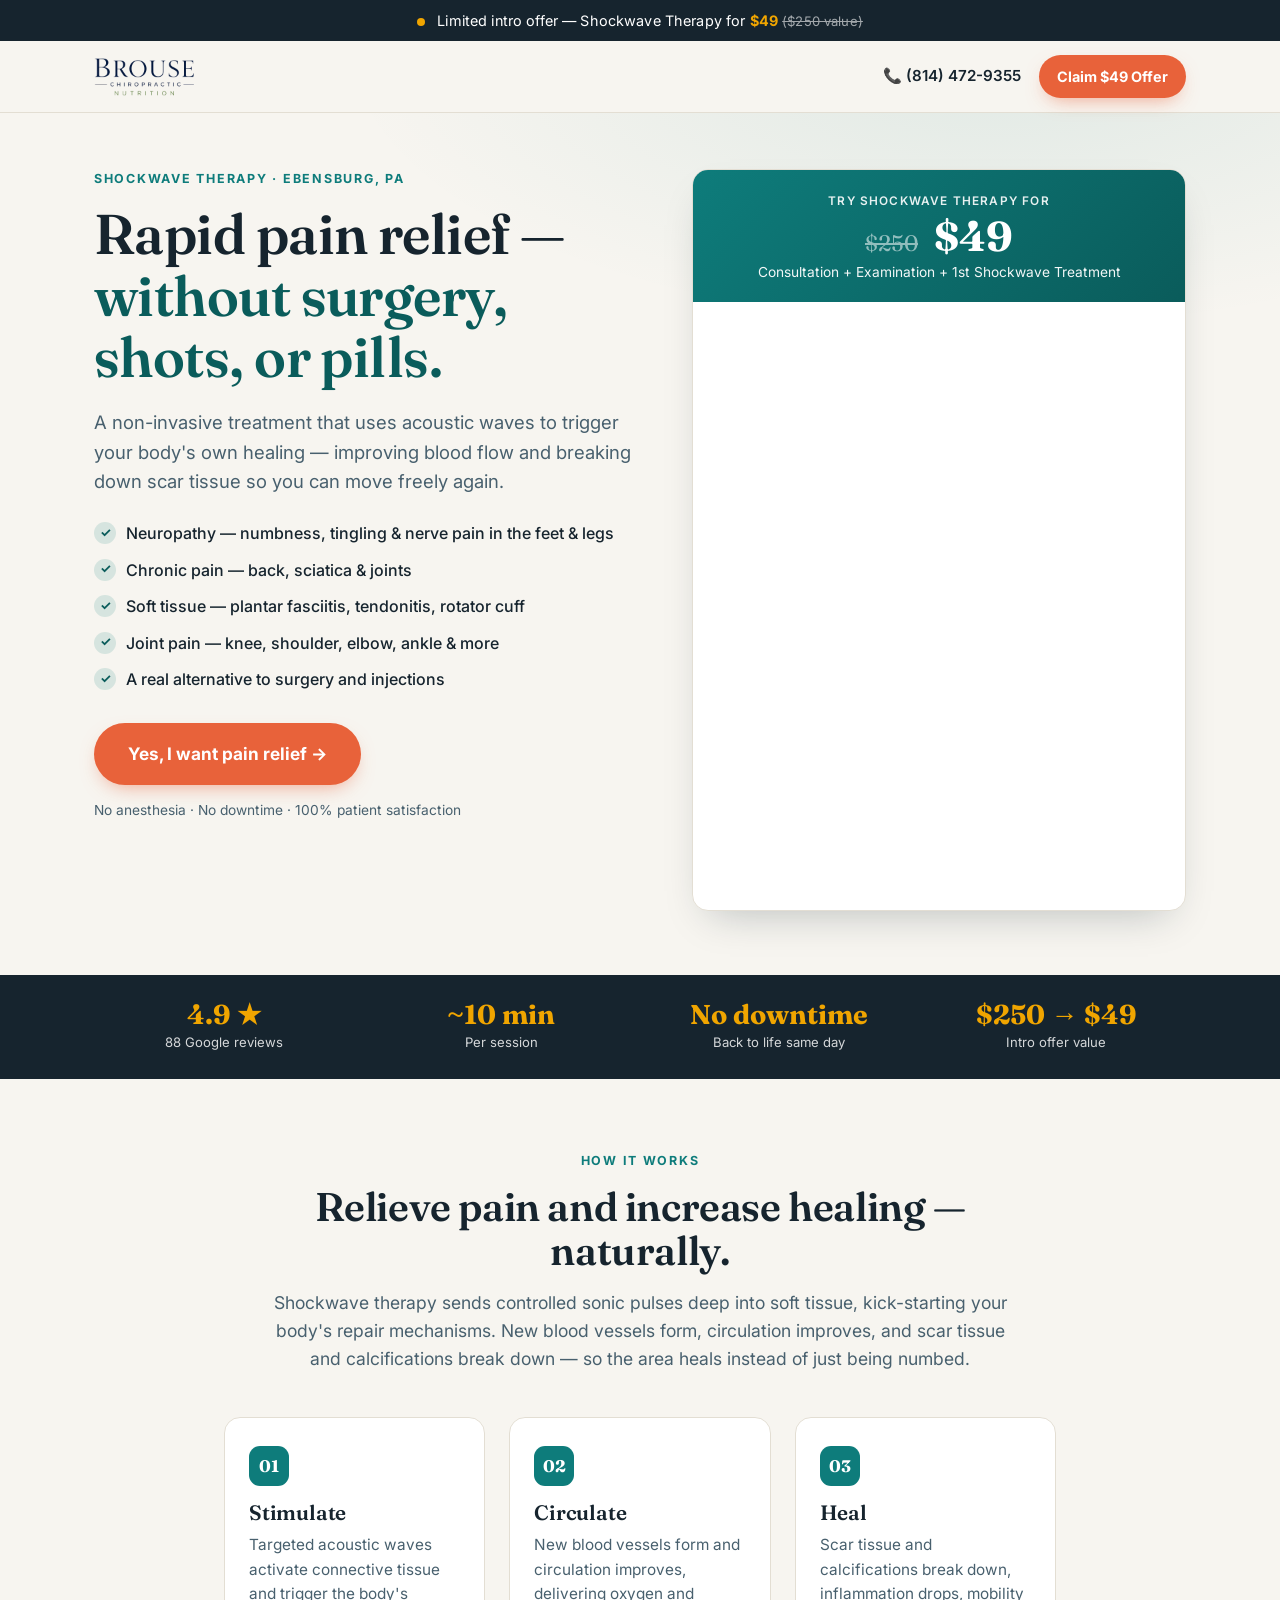
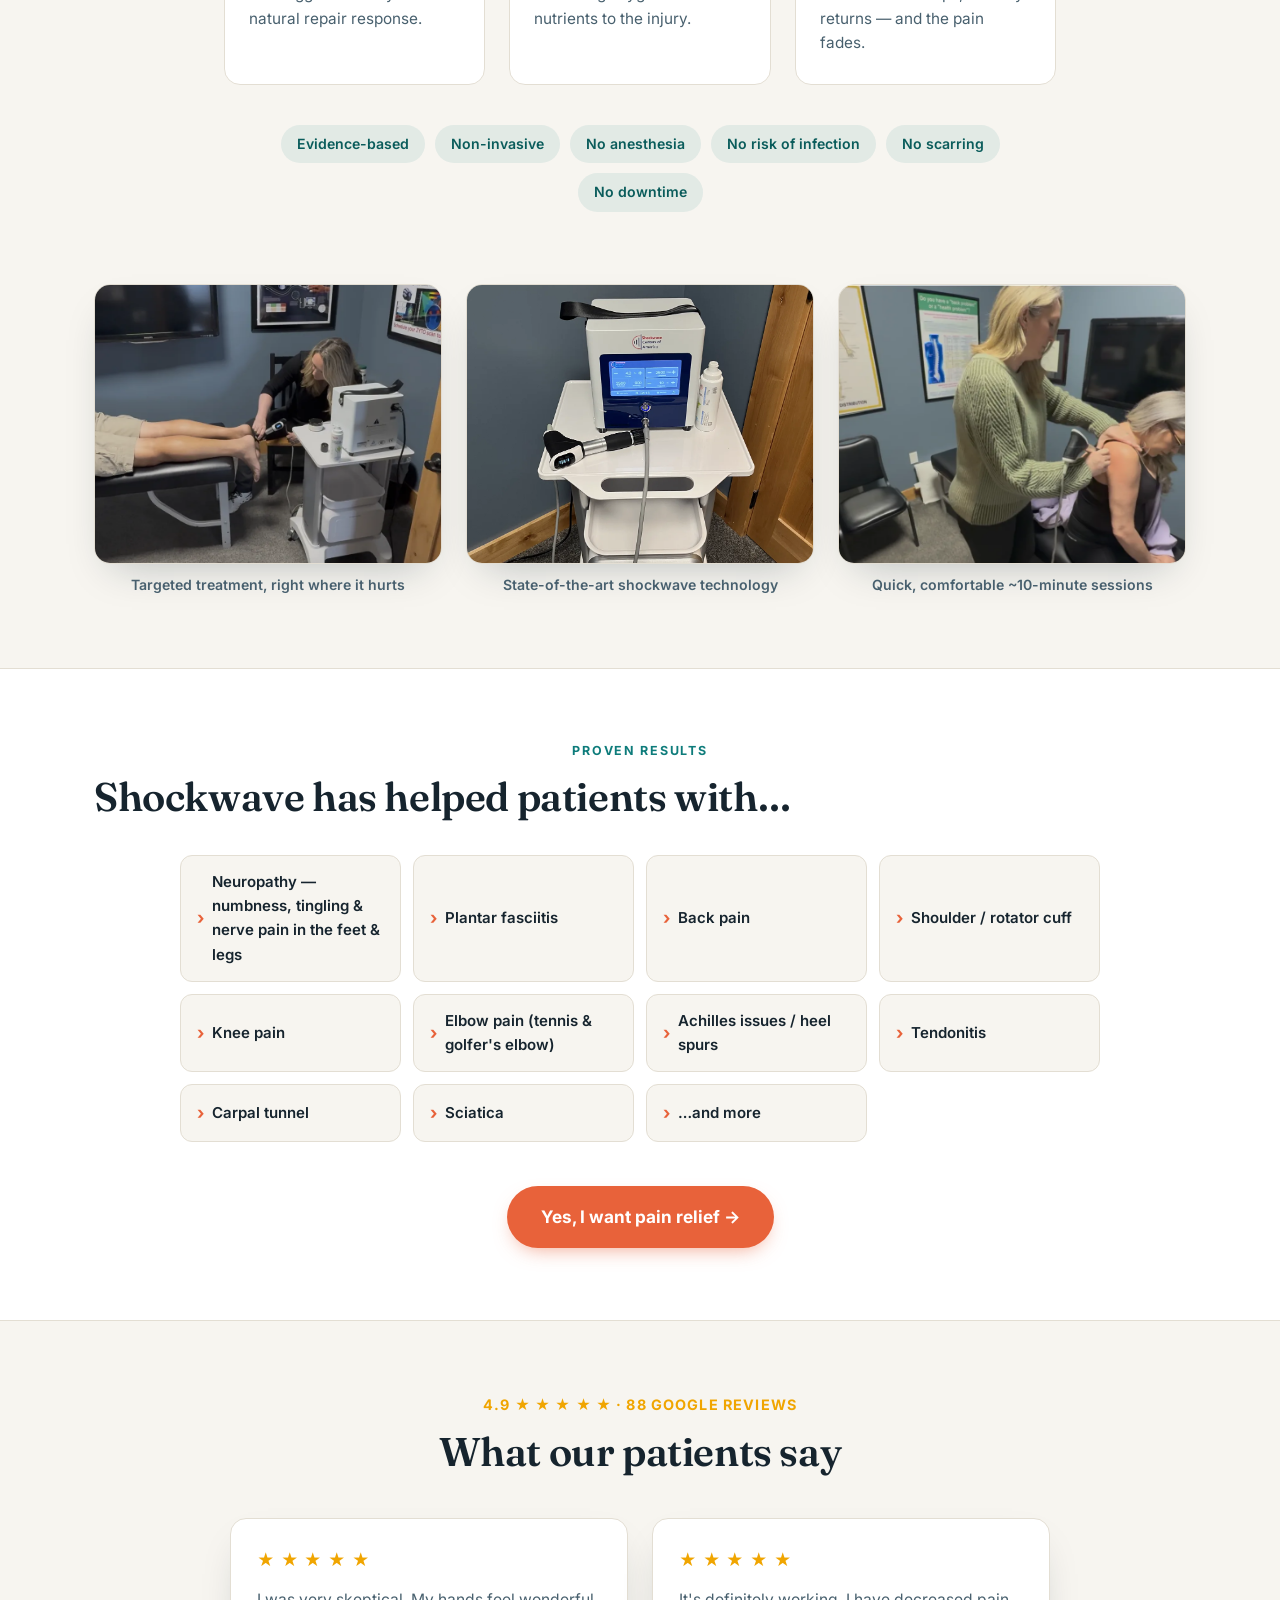
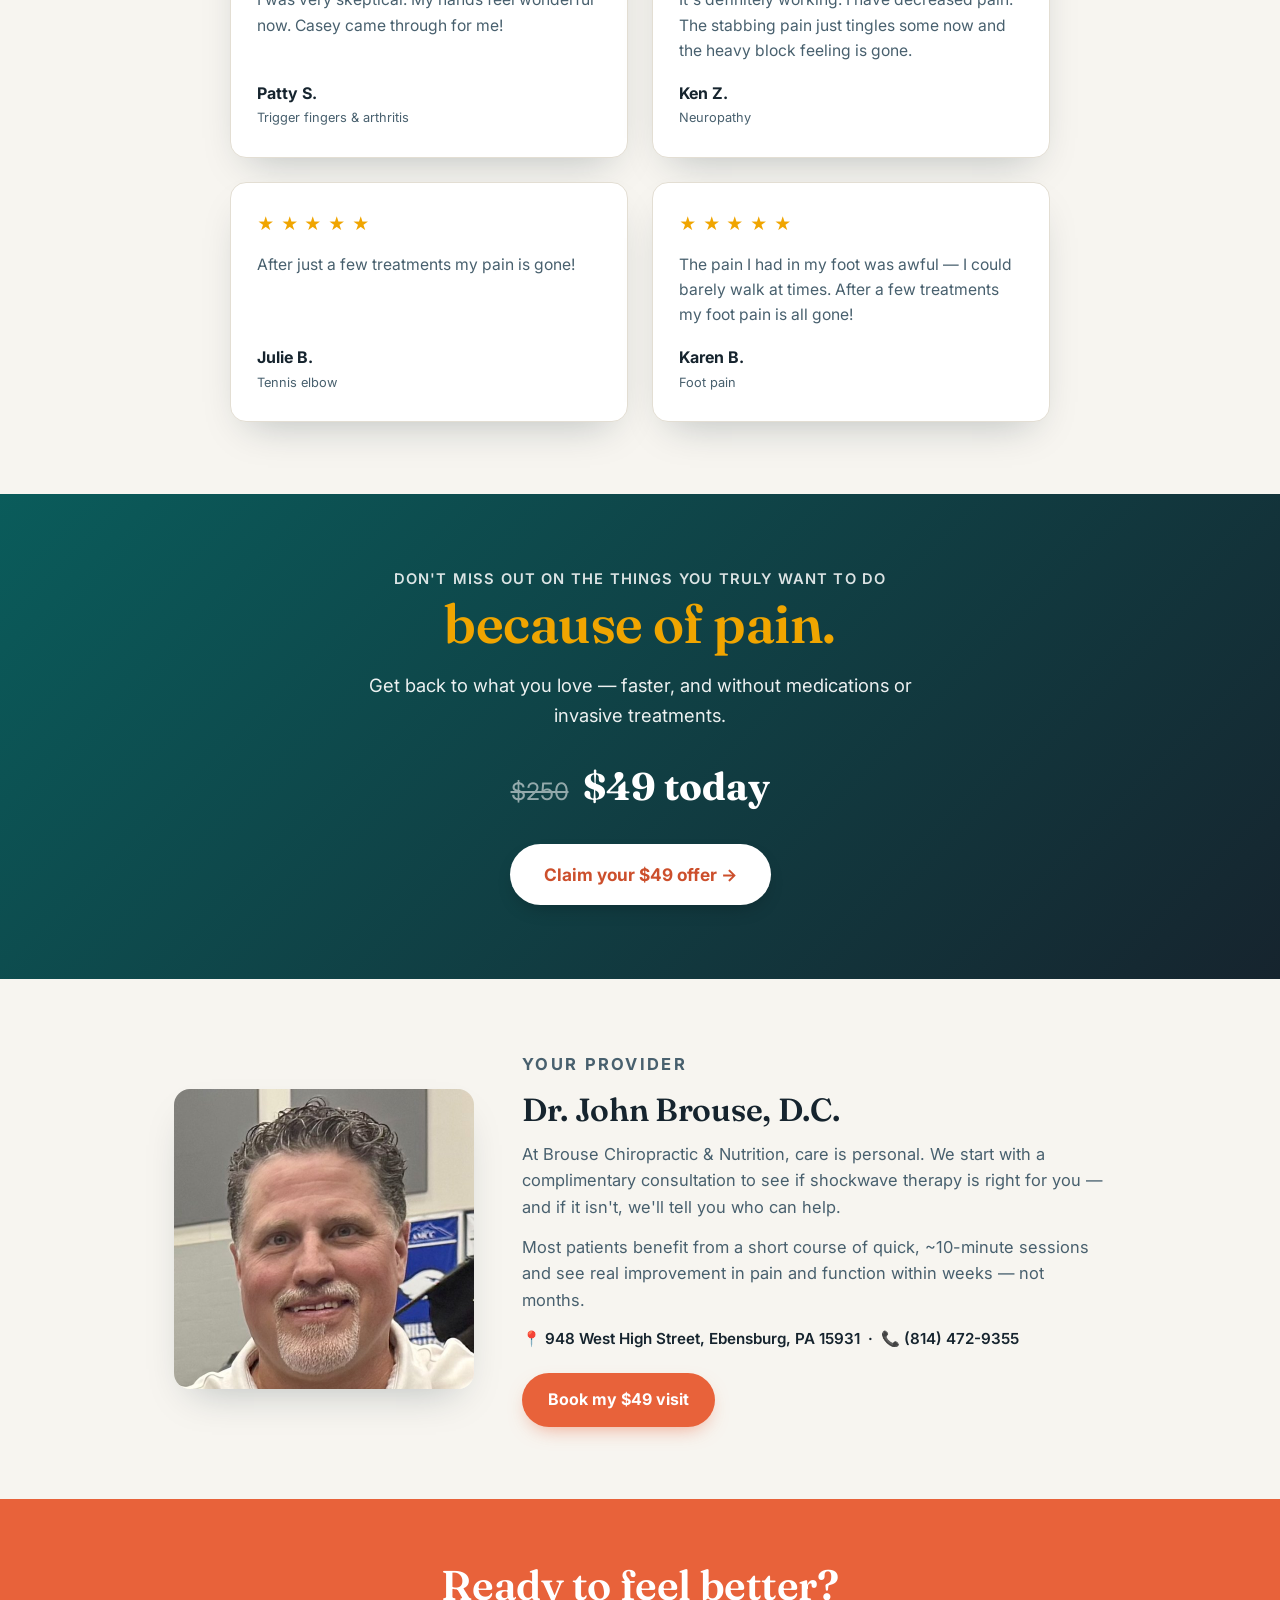
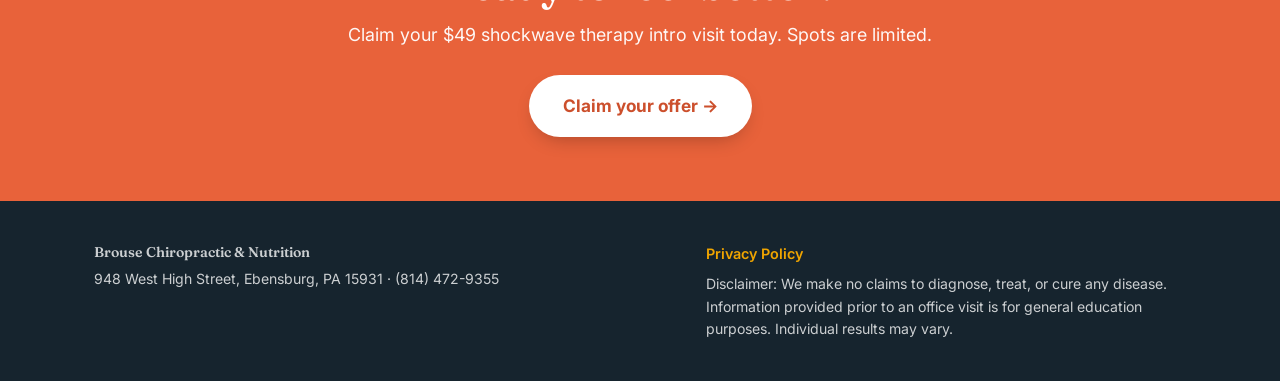
<file: index.html>
<!DOCTYPE html>
<html lang="en">
<head>
<meta charset="UTF-8">
<meta name="viewport" content="width=device-width, initial-scale=1.0">
<title>Shockwave Therapy in Ebensburg — Brouse Chiropractic &amp; Nutrition | $49 Intro Offer</title>
<meta name="description" content="Non-invasive shockwave therapy for chronic pain, plantar fasciitis, neuropathy and joint pain in Ebensburg, PA. Try it for $49 — consultation, examination and 1st treatment.">
<meta property="og:title" content="Shockwave Therapy — $49 Intro Offer | Brouse Chiropractic &amp; Nutrition">
<meta property="og:description" content="Rapid, drug-free pain relief. 100% patient satisfaction. Claim your $49 visit in Ebensburg, PA.">
<link rel="preconnect" href="https://fonts.googleapis.com">
<link rel="preconnect" href="https://fonts.gstatic.com" crossorigin>
<link href="https://fonts.googleapis.com/css2?family=Fraunces:opsz,wght@9..144,400;9..144,500;9..144,600;9..144,700&family=Inter:wght@400;500;600;700&display=swap" rel="stylesheet">
<link rel="stylesheet" href="styles.css">

<!-- Meta Pixel Code -->
<script>
!function(f,b,e,v,n,t,s)
{if(f.fbq)return;n=f.fbq=function(){n.callMethod?
n.callMethod.apply(n,arguments):n.queue.push(arguments)};
if(!f._fbq)f._fbq=n;n.push=n;n.loaded=!0;n.version='2.0';
n.queue=[];t=b.createElement(e);t.async=!0;
t.src=v;s=b.getElementsByTagName(e)[0];
s.parentNode.insertBefore(t,s)}(window, document,'script',
'https://connect.facebook.net/en_US/fbevents.js');
fbq('init', '1047254641046257');
fbq('track', 'PageView');
</script>
<noscript><img height="1" width="1" style="display:none"
src="https://www.facebook.com/tr?id=1047254641046257&ev=PageView&noscript=1"
/></noscript>
<!-- End Meta Pixel Code -->
</head>
<body>

<div class="topbar">
  <span class="topbar__pulse"></span>
  Limited intro offer — Shockwave Therapy for <strong>$49</strong> <span class="topbar__strike">($250 value)</span>
</div>

<header class="header" id="top">
  <div class="wrap header__inner">
    <a href="#top" class="brand">
      <img class="brand__logo" src="images/logo.webp" alt="Brouse Chiropractic &amp; Nutrition" width="600" height="252">
    </a>
    <div class="header__right">
      <a href="tel:8144729355" class="header__phone">📞 (814) 472-9355</a>
      <a href="#offer" class="btn btn--sm">Claim $49 Offer</a>
    </div>
  </div>
</header>

<section class="hero">
  <div class="wrap hero__grid">
    <div class="hero__copy">
      <p class="eyebrow">Shockwave Therapy &middot; Ebensburg, PA</p>
      <h1>Rapid pain relief — <span class="hl">without surgery, shots, or pills.</span></h1>
      <p class="lede">A non-invasive treatment that uses acoustic waves to trigger your body's own healing — improving blood flow and breaking down scar tissue so you can move freely again.</p>
      <ul class="checklist">
        <li>Neuropathy — numbness, tingling &amp; nerve pain in the feet &amp; legs</li>
        <li>Chronic pain — back, sciatica &amp; joints</li>
        <li>Soft tissue — plantar fasciitis, tendonitis, rotator cuff</li>
        <li>Joint pain — knee, shoulder, elbow, ankle &amp; more</li>
        <li>A real alternative to surgery and injections</li>
      </ul>
      <a href="#offer" class="btn btn--lg">Yes, I want pain relief →</a>
      <p class="microtrust">No anesthesia · No downtime · 100% patient satisfaction</p>
    </div>

    <div class="offercard" id="offer">
      <div class="offercard__head">
        <p class="offercard__kicker">Try shockwave therapy for</p>
        <p class="offercard__price"><span class="offercard__strike">$250</span> $49</p>
        <p class="offercard__incl">Consultation + Examination + 1st Shockwave Treatment</p>
      </div>
      <iframe
          src="https://api.leadconnectorhq.com/widget/form/rYRDd4ChCmLqDiF2nn2Q"
          style="width:100%;height:600px;border:none;border-radius:8px"
          id="inline-rYRDd4ChCmLqDiF2nn2Q"
          data-layout="{'id':'INLINE'}"
          data-trigger-type="alwaysShow"
          data-trigger-value=""
          data-activation-type="alwaysActivated"
          data-activation-value=""
          data-deactivation-type="neverDeactivate"
          data-deactivation-value=""
          data-form-name="Shockwave therapy"
          data-height="555"
          data-layout-iframe-id="inline-rYRDd4ChCmLqDiF2nn2Q"
          data-form-id="rYRDd4ChCmLqDiF2nn2Q"
          title="Shockwave therapy">
      </iframe>
    </div>
  </div>
</section>

<section class="trustbar">
  <div class="wrap trustbar__grid">
    <div class="trustbar__item"><strong>4.9 ★</strong><span>88 Google reviews</span></div>
    <div class="trustbar__item"><strong>~10 min</strong><span>Per session</span></div>
    <div class="trustbar__item"><strong>No downtime</strong><span>Back to life same day</span></div>
    <div class="trustbar__item"><strong>$250 → $49</strong><span>Intro offer value</span></div>
  </div>
</section>

<section class="section">
  <div class="wrap section__narrow">
    <p class="eyebrow eyebrow--center">How it works</p>
    <h2 class="section__title">Relieve pain and increase healing — naturally.</h2>
    <p class="section__intro">Shockwave therapy sends controlled sonic pulses deep into soft tissue, kick-starting your body's repair mechanisms. New blood vessels form, circulation improves, and scar tissue and calcifications break down — so the area heals instead of just being numbed.</p>

    <div class="steps">
      <div class="step">
        <span class="step__num">01</span>
        <h3>Stimulate</h3>
        <p>Targeted acoustic waves activate connective tissue and trigger the body's natural repair response.</p>
      </div>
      <div class="step">
        <span class="step__num">02</span>
        <h3>Circulate</h3>
        <p>New blood vessels form and circulation improves, delivering oxygen and nutrients to the injury.</p>
      </div>
      <div class="step">
        <span class="step__num">03</span>
        <h3>Heal</h3>
        <p>Scar tissue and calcifications break down, inflammation drops, mobility returns — and the pain fades.</p>
      </div>
    </div>

    <ul class="benefits">
      <li>Evidence-based</li>
      <li>Non-invasive</li>
      <li>No anesthesia</li>
      <li>No risk of infection</li>
      <li>No scarring</li>
      <li>No downtime</li>
    </ul>
  </div>
</section>

<section class="gallery" aria-label="Shockwave therapy in action">
  <div class="wrap gallery__grid">
    <figure class="gallery__item">
      <img src="images/shockwave-image-2.webp" alt="Shockwave therapy session at Brouse Chiropractic" loading="lazy">
      <figcaption>Targeted treatment, right where it hurts</figcaption>
    </figure>
    <figure class="gallery__item">
      <img src="images/shockwave-machine-1.webp" alt="State-of-the-art shockwave therapy machine" loading="lazy">
      <figcaption>State-of-the-art shockwave technology</figcaption>
    </figure>
    <figure class="gallery__item">
      <img src="images/shockwave-treatment-3.webp" alt="Patient receiving shockwave therapy treatment" loading="lazy">
      <figcaption>Quick, comfortable ~10-minute sessions</figcaption>
    </figure>
  </div>
</section>

<section class="section section--alt">
  <div class="wrap">
    <p class="eyebrow eyebrow--center">Proven results</p>
    <h2 class="section__title">Shockwave has helped patients with…</h2>
    <ul class="conditions">
      <li>Neuropathy — numbness, tingling &amp; nerve pain in the feet &amp; legs</li>
      <li>Plantar fasciitis</li>
      <li>Back pain</li>
      <li>Shoulder / rotator cuff</li>
      <li>Knee pain</li>
      <li>Elbow pain (tennis &amp; golfer's elbow)</li>
      <li>Achilles issues / heel spurs</li>
      <li>Tendonitis</li>
      <li>Carpal tunnel</li>
      <li>Sciatica</li>
      <li>…and more</li>
    </ul>
    <div class="section__cta">
      <a href="#offer" class="btn btn--lg">Yes, I want pain relief →</a>
    </div>
  </div>
</section>

<section class="section reviews">
  <div class="wrap">
    <p class="eyebrow eyebrow--center reviews__eyebrow">4.9 ★ ★ ★ ★ ★ &middot; 88 Google reviews</p>
    <h2 class="section__title reviews__title">What our patients say</h2>
    <div class="reviews__grid">
      <article class="reviewcard">
        <div class="reviewcard__stars" aria-label="5 out of 5 stars">★ ★ ★ ★ ★</div>
        <p class="reviewcard__text">I was very skeptical. My hands feel wonderful now. Casey came through for me!</p>
        <p class="reviewcard__name">Patty S.</p>
        <p class="reviewcard__source">Trigger fingers &amp; arthritis</p>
      </article>
      <article class="reviewcard">
        <div class="reviewcard__stars" aria-label="5 out of 5 stars">★ ★ ★ ★ ★</div>
        <p class="reviewcard__text">It's definitely working. I have decreased pain. The stabbing pain just tingles some now and the heavy block feeling is gone.</p>
        <p class="reviewcard__name">Ken Z.</p>
        <p class="reviewcard__source">Neuropathy</p>
      </article>
      <article class="reviewcard">
        <div class="reviewcard__stars" aria-label="5 out of 5 stars">★ ★ ★ ★ ★</div>
        <p class="reviewcard__text">After just a few treatments my pain is gone!</p>
        <p class="reviewcard__name">Julie B.</p>
        <p class="reviewcard__source">Tennis elbow</p>
      </article>
      <article class="reviewcard">
        <div class="reviewcard__stars" aria-label="5 out of 5 stars">★ ★ ★ ★ ★</div>
        <p class="reviewcard__text">The pain I had in my foot was awful — I could barely walk at times. After a few treatments my foot pain is all gone!</p>
        <p class="reviewcard__name">Karen B.</p>
        <p class="reviewcard__source">Foot pain</p>
      </article>
    </div>
  </div>
</section>

<section class="band">
  <div class="wrap band__inner">
    <p class="band__small">Don't miss out on the things you truly want to do</p>
    <h2 class="band__big">because of pain.</h2>
    <p class="band__sub">Get back to what you love — faster, and without medications or invasive treatments.</p>
    <div class="band__price">
      <span class="band__was">$250</span>
      <span class="band__now">$49 today</span>
    </div>
    <a href="#offer" class="btn btn--lg btn--light">Claim your $49 offer →</a>
  </div>
</section>

<section class="section">
  <div class="wrap doctor">
    <div class="doctor__photo">
      <img src="images/doctor.jpg" alt="Dr. John Brouse, D.C. — Brouse Chiropractic &amp; Nutrition" loading="lazy">
    </div>
    <div class="doctor__copy">
      <p class="eyebrow">Your provider</p>
      <h2>Dr. John Brouse, D.C.</h2>
      <p>At Brouse Chiropractic &amp; Nutrition, care is personal. We start with a complimentary consultation to see if shockwave therapy is right for you — and if it isn't, we'll tell you who can help.</p>
      <p>Most patients benefit from a short course of quick, ~10-minute sessions and see real improvement in pain and function within weeks — not months.</p>
      <p class="doctor__loc">📍 948 West High Street, Ebensburg, PA 15931 &nbsp;·&nbsp; 📞 (814) 472-9355</p>
      <a href="#offer" class="btn">Book my $49 visit</a>
    </div>
  </div>
</section>

<section class="finalcta">
  <div class="wrap finalcta__inner">
    <h2>Ready to feel better?</h2>
    <p>Claim your $49 shockwave therapy intro visit today. Spots are limited.</p>
    <a href="#offer" class="btn btn--lg btn--light">Claim your offer →</a>
  </div>
</section>

<footer class="footer">
  <div class="wrap footer__inner">
    <div>
      <p class="footer__brand">Brouse Chiropractic &amp; Nutrition</p>
      <p>948 West High Street, Ebensburg, PA 15931 · (814) 472-9355</p>
    </div>
    <div class="footer__meta">
      <a href="https://www.socialadjustment.marketing/privacy-policy">Privacy Policy</a>
      <p>Disclaimer: We make no claims to diagnose, treat, or cure any disease. Information provided prior to an office visit is for general education purposes. Individual results may vary.</p>
    </div>
  </div>
</footer>

<script src="main.js"></script>
<script src="https://link.msgsndr.com/js/form_embed.js"></script>
</body>
</html>
</file>
<file: styles.css>
/* ===== Brouse Chiropractic & Nutrition — Shockwave Landing ===== */
:root{
  --ink:#16242e;          /* deep slate */
  --ink-soft:#48606e;
  --paper:#f7f5f0;        /* warm off-white */
  --card:#ffffff;
  --teal:#0e7c7b;         /* primary accent — clinical, calm */
  --teal-dk:#0a5c5b;
  --coral:#e8623a;        /* CTA / urgency accent */
  --coral-dk:#cc4f2c;
  --line:#e3ded3;
  --gold:#f0a500;
  --radius:16px;
  --shadow:0 18px 40px -18px rgba(16,36,46,.28);
  --maxw:1140px;
}
*{box-sizing:border-box;margin:0;padding:0}
html{scroll-behavior:smooth}
body{
  font-family:'Inter',system-ui,sans-serif;
  color:var(--ink);background:var(--paper);
  line-height:1.6;-webkit-font-smoothing:antialiased;
}
.wrap{max-width:var(--maxw);margin:0 auto;padding:0 24px}
h1,h2,h3{font-family:'Fraunces',Georgia,serif;line-height:1.1;font-weight:600;letter-spacing:-.01em}
img{max-width:100%;display:block}

/* ---- buttons ---- */
.btn{
  display:inline-block;background:var(--coral);color:#fff;
  font-weight:700;font-size:1rem;text-decoration:none;
  padding:14px 26px;border-radius:999px;border:none;cursor:pointer;
  transition:transform .15s ease,background .15s ease,box-shadow .15s ease;
  box-shadow:0 8px 20px -8px rgba(232,98,58,.6);
}
.btn:hover{background:var(--coral-dk);transform:translateY(-2px)}
.btn:active{transform:translateY(0)}
.btn--sm{padding:10px 18px;font-size:.9rem}
.btn--lg{padding:17px 34px;font-size:1.08rem}
.btn--block,.btn--block{width:100%;text-align:center;font-size:1.1rem;padding:16px}
.btn--light{background:#fff;color:var(--coral-dk);box-shadow:0 8px 20px -8px rgba(0,0,0,.3)}
.btn--light:hover{background:#fff;color:var(--coral)}

/* ---- topbar ---- */
.topbar{
  background:var(--ink);color:#fff;text-align:center;
  font-size:.9rem;padding:9px 16px;letter-spacing:.01em;
}
.topbar strong{color:var(--gold)}
.topbar__strike{opacity:.6;text-decoration:line-through;font-size:.82rem}
.topbar__pulse{
  display:inline-block;width:8px;height:8px;border-radius:50%;
  background:var(--gold);margin-right:8px;vertical-align:middle;
  animation:pulse 1.6s infinite;
}
@keyframes pulse{0%{box-shadow:0 0 0 0 rgba(240,165,0,.6)}70%{box-shadow:0 0 0 8px rgba(240,165,0,0)}100%{box-shadow:0 0 0 0 rgba(240,165,0,0)}}

/* ---- header ---- */
.header{position:sticky;top:0;z-index:50;background:rgba(247,245,240,.92);backdrop-filter:blur(8px);border-bottom:1px solid var(--line)}
.header__inner{display:flex;align-items:center;justify-content:space-between;padding-top:14px;padding-bottom:14px}
.brand{display:flex;align-items:center;gap:11px;text-decoration:none;color:var(--ink)}
.brand__logo{height:42px;width:auto;display:block}
.brand__mark{
  width:38px;height:38px;border-radius:11px;background:var(--teal);
  color:#fff;font-family:'Fraunces',serif;font-weight:700;font-size:1.25rem;
  display:grid;place-items:center;
}
.brand__text{font-weight:700;font-size:1.02rem;line-height:1.15}
.brand__text em{font-style:normal;font-weight:400;color:var(--ink-soft);display:block;font-size:.82rem}
.header__right{display:flex;align-items:center;gap:18px}
.header__phone{color:var(--ink);text-decoration:none;font-weight:600;font-size:.95rem}
.header__phone:hover{color:var(--teal)}

/* ---- eyebrow ---- */
.eyebrow{text-transform:uppercase;letter-spacing:.14em;font-size:.78rem;font-weight:700;color:var(--teal);margin-bottom:14px}
.eyebrow--center{text-align:center}

/* ---- hero ---- */
.hero{padding:56px 0 64px;background:
  radial-gradient(1100px 480px at 78% -8%,rgba(14,124,123,.10),transparent 60%),
  var(--paper);}
.hero__grid{display:grid;grid-template-columns:1.05fr .95fr;gap:52px;align-items:start}
.hero__copy h1{font-size:clamp(2.2rem,4.4vw,3.5rem);margin-bottom:20px}
.hl{color:var(--teal-dk)}
.lede{font-size:1.16rem;color:var(--ink-soft);margin-bottom:24px;max-width:33em}
.checklist{list-style:none;margin:0 0 30px;display:grid;gap:11px}
.checklist li{position:relative;padding-left:32px;font-weight:500;color:var(--ink)}
.checklist li::before{
  content:"✓";position:absolute;left:0;top:1px;
  width:22px;height:22px;border-radius:50%;background:rgba(14,124,123,.14);
  color:var(--teal-dk);font-weight:700;font-size:.8rem;display:grid;place-items:center;
}
.microtrust{margin-top:14px;font-size:.86rem;color:var(--ink-soft)}

/* ---- offer card ---- */
.offercard{background:var(--card);border-radius:var(--radius);box-shadow:var(--shadow);border:1px solid var(--line);overflow:hidden;position:sticky;top:90px}
.offercard__head{background:linear-gradient(135deg,var(--teal),var(--teal-dk));color:#fff;padding:22px 26px 20px;text-align:center}
.offercard__kicker{text-transform:uppercase;letter-spacing:.1em;font-size:.74rem;opacity:.9;font-weight:600}
.offercard__price{font-family:'Fraunces',serif;font-size:2.6rem;font-weight:700;line-height:1.05;margin:4px 0}
.offercard__strike{font-size:1.4rem;opacity:.55;text-decoration:line-through;margin-right:8px;font-weight:400}
.offercard__incl{font-size:.86rem;opacity:.95;line-height:1.4}
.form{padding:22px 26px 26px}
.field{margin-bottom:14px}
.field label,.consent span{font-size:.86rem;font-weight:600;color:var(--ink)}
.field label{display:block;margin-bottom:6px}
.field input,.field select{
  width:100%;padding:12px 14px;border:1.5px solid var(--line);border-radius:10px;
  font-size:1rem;font-family:inherit;color:var(--ink);background:#fff;transition:border-color .15s;
}
.field input:focus,.field select:focus{outline:none;border-color:var(--teal)}
.field input.invalid,.field select.invalid{border-color:var(--coral)}
.consent{display:flex;gap:10px;align-items:flex-start;margin:6px 0 4px;cursor:pointer}
.consent input{margin-top:4px;flex-shrink:0;width:17px;height:17px;accent-color:var(--teal)}
.consent span{font-weight:400;font-size:.78rem;color:var(--ink-soft);line-height:1.45}
.err{display:block;color:var(--coral-dk);font-size:.76rem;margin-top:4px;min-height:0}
.form .btn--block{margin-top:14px}
.form__fine{text-align:center;font-size:.76rem;color:var(--ink-soft);margin-top:12px}
.form__success{padding:46px 30px;text-align:center}
.form__check{width:62px;height:62px;border-radius:50%;background:var(--teal);color:#fff;font-size:2rem;display:grid;place-items:center;margin:0 auto 18px}
.form__success h3{font-size:1.5rem;margin-bottom:8px}
.form__success p{color:var(--ink-soft)}

/* ---- trustbar ---- */
.trustbar{background:var(--ink);color:#fff}
.trustbar__grid{display:grid;grid-template-columns:repeat(4,1fr);gap:18px;padding:26px 24px;text-align:center}
.trustbar__item strong{display:block;font-family:'Fraunces',serif;font-size:1.7rem;color:var(--gold);line-height:1}
.trustbar__item span{font-size:.82rem;opacity:.82;margin-top:4px;display:block}

/* ---- sections ---- */
.section{padding:72px 0}
.section--alt{background:#fff;border-top:1px solid var(--line);border-bottom:1px solid var(--line)}
.section__narrow{max-width:880px;margin:0 auto;text-align:center}
.section__title{font-size:clamp(1.8rem,3.2vw,2.5rem);margin-bottom:16px}
.section__intro{font-size:1.1rem;color:var(--ink-soft);max-width:42em;margin:0 auto 44px}

/* steps */
.steps{display:grid;grid-template-columns:repeat(3,1fr);gap:24px;text-align:left;margin-bottom:40px}
.step{background:var(--card);border:1px solid var(--line);border-radius:var(--radius);padding:28px 24px;position:relative}
.step__num{font-family:'Fraunces',serif;font-size:1.05rem;font-weight:700;color:#fff;background:var(--teal);width:40px;height:40px;border-radius:11px;display:grid;place-items:center;margin-bottom:16px}
.step h3{font-size:1.3rem;margin-bottom:8px}
.step p{color:var(--ink-soft);font-size:.96rem}

/* benefits inline */
.benefits{list-style:none;display:flex;flex-wrap:wrap;gap:10px;justify-content:center}
.benefits li{background:rgba(14,124,123,.09);color:var(--teal-dk);font-weight:600;font-size:.88rem;padding:8px 16px;border-radius:999px}

/* gallery */
.gallery{padding:0 0 72px}
.gallery__grid{display:grid;grid-template-columns:repeat(3,1fr);gap:24px}
.gallery__item img{width:100%;height:280px;object-fit:cover;border-radius:var(--radius);box-shadow:var(--shadow);border:1px solid var(--line);background:#fff}
.gallery__item figcaption{text-align:center;font-size:.88rem;color:var(--ink-soft);font-weight:600;margin-top:10px}

/* conditions */
.conditions{list-style:none;display:grid;grid-template-columns:repeat(4,1fr);gap:12px;max-width:920px;margin:36px auto 0}
.conditions li{background:var(--paper);border:1px solid var(--line);border-radius:12px;padding:14px 16px;font-weight:600;font-size:.94rem;display:flex;align-items:center;gap:8px}
.conditions li::before{content:"›";color:var(--coral);font-weight:700;font-size:1.1rem}
.section__cta{text-align:center;margin-top:44px}

/* ---- reviews ---- */
.reviews{text-align:center}
.reviews__eyebrow{color:var(--gold);letter-spacing:.08em;font-size:.9rem}
.reviews__title{margin-bottom:44px}
.reviews__grid{display:grid;grid-template-columns:repeat(2,1fr);gap:24px;text-align:left;max-width:820px;margin:0 auto}
.reviewcard{background:var(--card);border:1px solid var(--line);border-radius:var(--radius);box-shadow:var(--shadow);padding:28px 26px;display:flex;flex-direction:column}
.reviewcard__stars{color:var(--gold);font-size:1.05rem;letter-spacing:.05em;margin-bottom:14px}
.reviewcard__text{color:var(--ink-soft);font-size:.98rem;line-height:1.6;margin-bottom:18px;flex:1}
.reviewcard__name{font-weight:700;color:var(--ink);font-size:1rem}
.reviewcard__source{font-size:.8rem;color:var(--ink-soft);margin-top:2px}

/* ---- emotional band ---- */
.band{background:linear-gradient(135deg,var(--teal-dk),var(--ink));color:#fff;padding:74px 0;text-align:center}
.band__inner{max-width:760px;margin:0 auto}
.band__small{text-transform:uppercase;letter-spacing:.08em;font-size:.92rem;opacity:.85;font-weight:600}
.band__big{font-size:clamp(2.2rem,5vw,3.4rem);color:var(--gold);margin:2px 0 18px}
.band__sub{font-size:1.15rem;opacity:.92;max-width:30em;margin:0 auto 26px}
.band__price{display:flex;align-items:baseline;justify-content:center;gap:14px;margin-bottom:26px}
.band__was{font-size:1.5rem;opacity:.55;text-decoration:line-through}
.band__now{font-family:'Fraunces',serif;font-size:2.4rem;font-weight:700}

/* ---- doctor ---- */
.doctor{display:grid;grid-template-columns:300px 1fr;gap:48px;align-items:center;max-width:980px;margin:0 auto}
.doctor__photo img{border-radius:var(--radius);box-shadow:var(--shadow);aspect-ratio:1;object-fit:cover;width:100%}
.doctor__copy h2{font-size:2rem;margin-bottom:14px}
.doctor__copy p{color:var(--ink-soft);margin-bottom:14px;font-size:1.03rem}
.doctor__loc{font-weight:600;color:var(--ink)!important;font-size:.95rem!important}
.doctor__copy .btn{margin-top:8px}

/* ---- final cta ---- */
.finalcta{background:var(--coral);color:#fff;padding:64px 0;text-align:center}
.finalcta h2{font-size:clamp(1.9rem,3.4vw,2.6rem);margin-bottom:12px}
.finalcta p{font-size:1.12rem;opacity:.95;margin-bottom:26px}

/* ---- footer ---- */
.footer{background:var(--ink);color:#fff;padding:40px 0}
.footer__inner{display:flex;justify-content:space-between;gap:32px;flex-wrap:wrap;align-items:start}
.footer__brand{font-family:'Fraunces',serif;font-size:1.2rem;font-weight:600;margin-bottom:4px}
.footer p{font-size:.88rem;opacity:.78}
.footer__meta{max-width:480px}
.footer__meta a{color:var(--gold);text-decoration:none;font-weight:600;font-size:.9rem;display:inline-block;margin-bottom:8px}
.footer__meta a:hover{text-decoration:underline}

/* ---- responsive ---- */
@media (max-width:900px){
  .hero__grid{grid-template-columns:1fr;gap:36px}
  .offercard{position:static;order:-1}
  .steps{grid-template-columns:1fr}
  .reviews__grid{grid-template-columns:1fr;max-width:520px;margin:0 auto}
  .gallery__grid{grid-template-columns:1fr;max-width:520px;margin:0 auto}
  .conditions{grid-template-columns:repeat(2,1fr)}
  .doctor{grid-template-columns:1fr;text-align:center}
  .doctor__photo{max-width:260px;margin:0 auto}
  .doctor__loc{text-align:center}
}
@media (max-width:560px){
  .trustbar__grid{grid-template-columns:repeat(2,1fr);gap:22px}
  .header__phone{display:none}
  .conditions{grid-template-columns:1fr}
  .footer__inner{flex-direction:column}
  .band__price{flex-direction:column;gap:2px}
}
@media (prefers-reduced-motion:reduce){
  *{animation:none!important;transition:none!important;scroll-behavior:auto!important}
}
</file>
